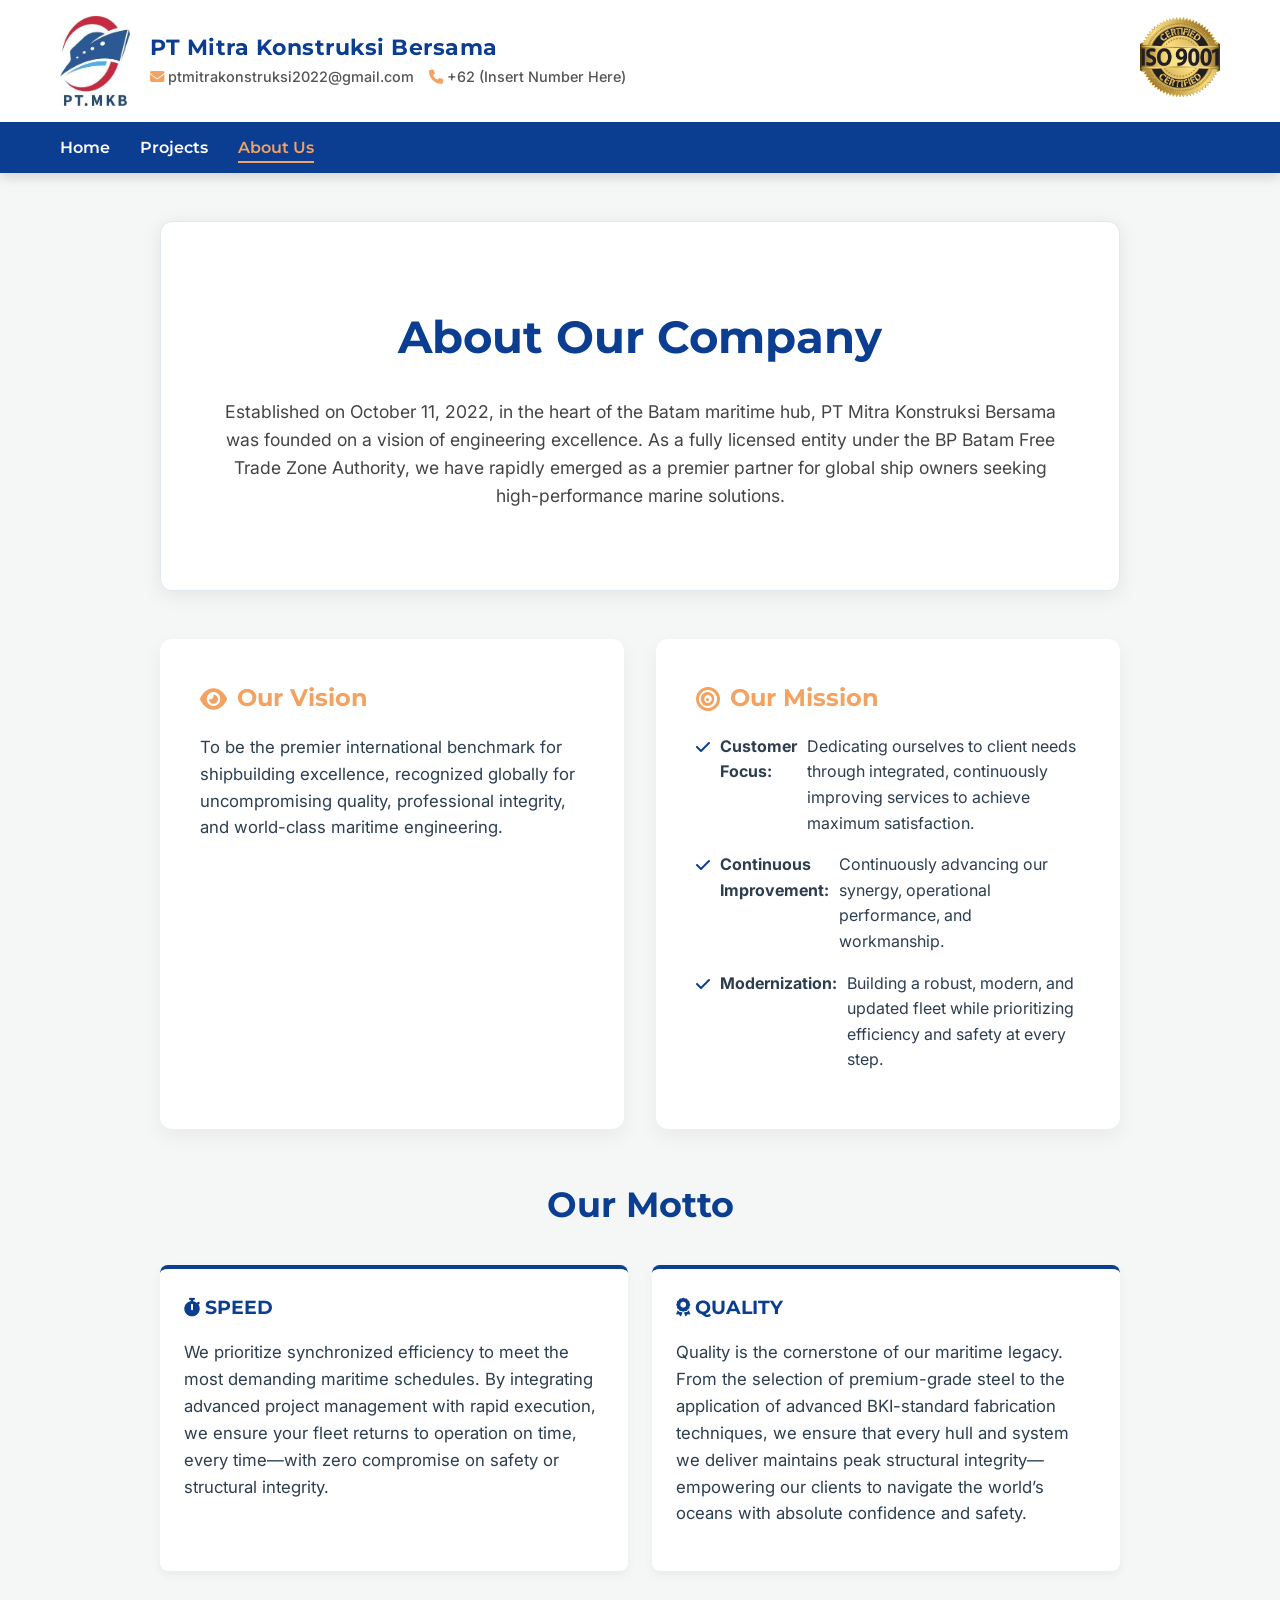
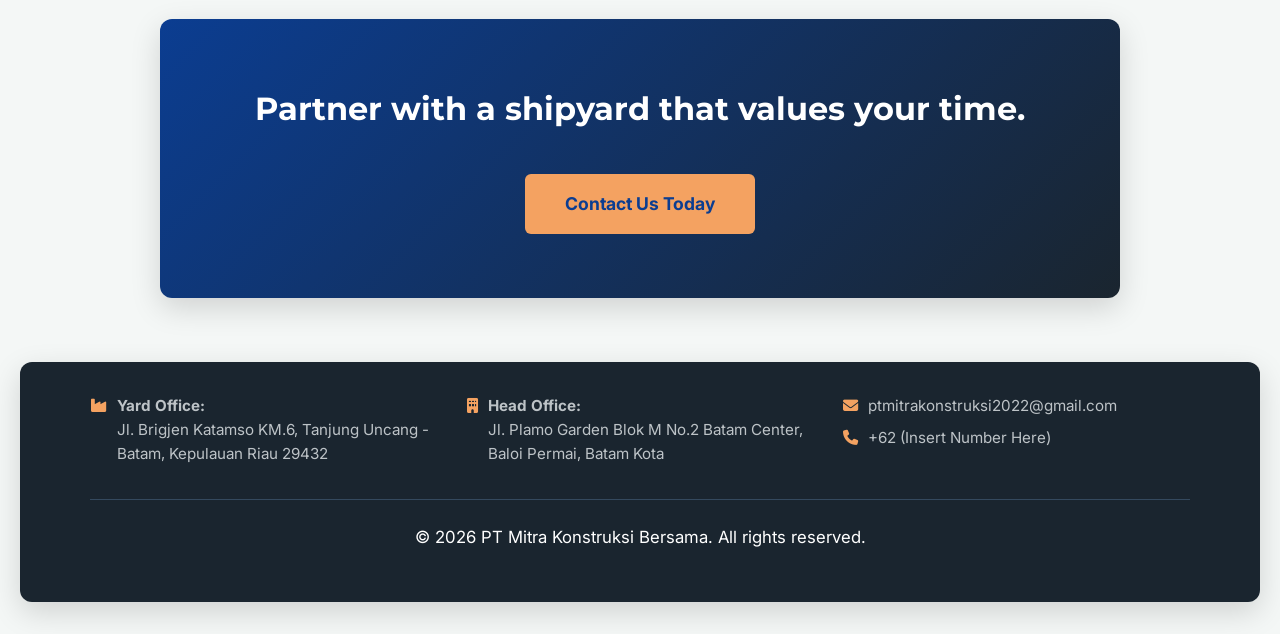
<file: about.html>
<!DOCTYPE html>
<html lang="en">
<head>
    <meta charset="UTF-8">
    <meta name="viewport" content="width=device-width, initial-scale=1.0">
    <title>About Us | PT. MKB</title>
    <meta name="description" content="Learn about PT. MKB's vision, mission, and our motto of Speed and Quality in the Batam shipbuilding industry.">
    <link rel="icon" href="MKB.png" type="image/png">
    <link rel="stylesheet" href="https://cdnjs.cloudflare.com/ajax/libs/font-awesome/6.4.0/css/all.min.css">
    <link rel="stylesheet" href="style.css">
</head>
<body>
    <header>
        <div class="top-bar">
            <div class="header-brand">
                <img src="MKB.png" alt="PT. MKB Logo" class="header-logo">
                <div class="header-text">
                    <span class="header-title">PT Mitra Konstruksi Bersama</span>
                    <span class="header-contact">
                        <span><i class="fa-solid fa-envelope"></i> ptmitrakonstruksi2022@gmail.com</span>
                        <span><i class="fa-solid fa-phone"></i> +62 (Insert Number Here)</span>
                    </span>
                </div>
            </div>
            
            <div class="header-cert">
                <img src="iso9001.jpeg" alt="ISO 9001 Certified" class="iso-logo">
            </div>
        </div>

        <nav class="main-nav" aria-label="Main Navigation">
            <div class="nav-container">
                <ul class="nav-links">
                    <li><a href="/">Home</a></li>
                    <li><a href="/projects">Projects</a></li>
                    <li><a href="/about" class="active">About Us</a></li>
                </ul>
            </div>
        </nav>
    </header>

    <main>
        <div class="hero hidden" style="background-image: linear-gradient(rgba(11, 61, 145, 0.85), rgba(26, 37, 47, 0.85)), url('https://picsum.photos/seed/welder/1200/600');">
            <h1>About Our Company</h1>
            <p>Established on October 11, 2022, in the heart of the Batam maritime hub, PT Mitra Konstruksi Bersama was founded on a vision of engineering excellence. As a fully licensed entity under the BP Batam Free Trade Zone Authority, we have rapidly emerged as a premier partner for global ship owners seeking high-performance marine solutions.</p>
        </div>

        <section class="hidden">
            <div class="vision-mission-wrapper">
                <div class="vm-card">
                    <h2><i class="fa-solid fa-eye"></i> Our Vision</h2>
                    <p>To be the premier international benchmark for shipbuilding excellence, recognized globally for uncompromising quality, professional integrity, and world-class maritime engineering.</p>
                </div>
                <div class="vm-card delay-1">
                    <h2><i class="fa-solid fa-bullseye"></i> Our Mission</h2>
                    <ul class="vm-list">
                        <li><i class="fa-solid fa-check"></i> <strong>Customer Focus:</strong> Dedicating ourselves to client needs through integrated, continuously improving services to achieve maximum satisfaction.</li>
                        <li><i class="fa-solid fa-check"></i> <strong>Continuous Improvement:</strong> Continuously advancing our synergy, operational performance, and workmanship.</li>
                        <li><i class="fa-solid fa-check"></i> <strong>Modernization:</strong> Building a robust, modern, and updated fleet while prioritizing efficiency and safety at every step.</li>
                    </ul>
                </div>
            </div>
        </section>

        <section class="hidden delay-1">
            <h2 style="text-align: center; font-size: 2.2rem; margin-bottom: 2rem;">Our Motto</h2>
            <div class="cap-grid">
                <div class="cap-card">
                    <h3><i class="fa-solid fa-stopwatch"></i> SPEED</h3>
                    <p>We prioritize synchronized efficiency to meet the most demanding maritime schedules. By integrating advanced project management with rapid execution, we ensure your fleet returns to operation on time, every time—with zero compromise on safety or structural integrity.</p>
                </div>
                <div class="cap-card delay-1">
                    <h3><i class="fa-solid fa-award"></i> QUALITY</h3>
                    <p>Quality is the cornerstone of our maritime legacy. From the selection of premium-grade steel to the application of advanced BKI-standard fabrication techniques, we ensure that every hull and system we deliver maintains peak structural integrity—empowering our clients to navigate the world’s oceans with absolute confidence and safety.</p>
                </div>
            </div>
        </section>

        <div class="cta-banner hidden">
            <h2>Partner with a shipyard that values your time.</h2>
            <a href="index.html#contact" class="cta-button">Contact Us Today</a>
        </div>
    </main>

    <footer>
        <div class="contact-info">
            <div>
                <p><i class="fa-solid fa-industry"></i> <span><strong>Yard Office:</strong><br>Jl. Brigjen Katamso KM.6, Tanjung Uncang - Batam, Kepulauan Riau 29432</span></p>
            </div>
            
            <div>
                <p><i class="fa-solid fa-building"></i> <span><strong>Head Office:</strong><br>Jl. Plamo Garden Blok M No.2 Batam Center, Baloi Permai, Batam Kota</span></p>
            </div>
            
            <div>
                <p><i class="fa-solid fa-envelope"></i> <span>ptmitrakonstruksi2022@gmail.com</span></p>
                <p><i class="fa-solid fa-phone"></i> <span>+62 (Insert Number Here)</span></p>
            </div>
        </div>
        <p>© 2026 PT Mitra Konstruksi Bersama. All rights reserved.</p>
    </footer>

    <script>
        const observer = new IntersectionObserver((entries) => {
            entries.forEach((entry) => { if (entry.isIntersecting) { entry.target.classList.add('show'); } });
        });
        document.querySelectorAll('.hidden').forEach((el) => observer.observe(el));
    </script>
</body>
</html>
</file>
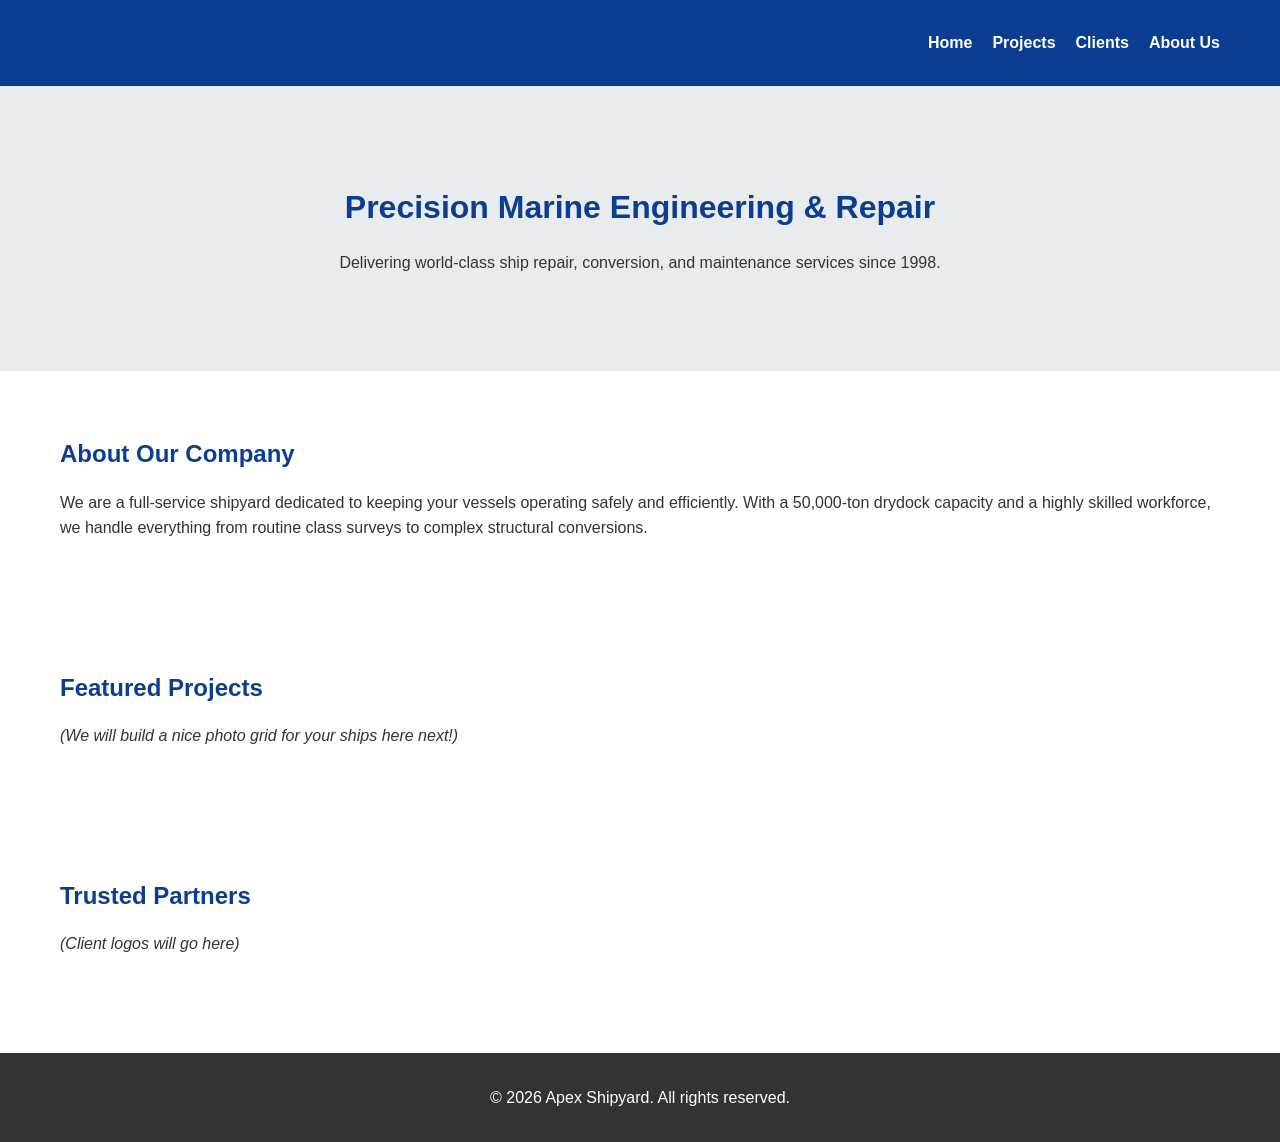
<file: FrontPage.html>
<!DOCTYPE html>
<html lang="en">
<head>
    <meta charset="UTF-8">
    <meta name="viewport" content="width=device-width, initial-scale=1.0">
    <title>Apex Shipyard & Marine Services</title>
    <style>
        /* CSS RESET: Clears default browser margins */
        * {
            margin: 0;
            padding: 0;
            box-sizing: border-box;
            font-family: 'Segoe UI', Tahoma, Geneva, Verdana, sans-serif;
        }

        /* BASIC STYLING */
        body {
            line-height: 1.6;
            color: #333;
        }

        header {
            background-color: #0b3d91; /* Deep marine blue */
            color: white;
            padding: 1rem 0;
        }

        /* FLEXBOX IN ACTION: Puts logo and nav side-by-side */
        .nav-container {
            display: flex;
            justify-content: space-between;
            align-items: center;
            max-width: 1200px;
            margin: auto;
            padding: 0 20px;
        }

        .nav-links {
            list-style: none;
            display: flex;
            gap: 20px;
        }

        .nav-links a {
            color: white;
            text-decoration: none;
            font-weight: bold;
        }

        .nav-links a:hover {
            color: #f4a261; /* Industrial orange accent */
        }

        section {
            padding: 4rem 20px;
            max-width: 1200px;
            margin: auto;
        }

        h1, h2 {
            margin-bottom: 1rem;
            color: #0b3d91;
        }

        .hero {
            background-color: #e9ecef;
            text-align: center;
            padding: 6rem 20px;
        }

        footer {
            background-color: #333;
            color: white;
            text-align: center;
            padding: 2rem 0;
            margin-top: 2rem;
        }
    </style>
</head>
<body>

    <header>
        <div class="nav-container">
            <h2>Apex Shipyard</h2>
            <ul class="nav-links">
                <li><a href="#home">Home</a></li>
                <li><a href="#projects">Projects</a></li>
                <li><a href="#clients">Clients</a></li>
                <li><a href="#about">About Us</a></li>
            </ul>
        </div>
    </header>

    <main>
        <div class="hero" id="home">
            <h1>Precision Marine Engineering & Repair</h1>
            <p>Delivering world-class ship repair, conversion, and maintenance services since 1998.</p>
        </div>

        <section id="about">
            <h2>About Our Company</h2>
            <p>We are a full-service shipyard dedicated to keeping your vessels operating safely and efficiently. With a 50,000-ton drydock capacity and a highly skilled workforce, we handle everything from routine class surveys to complex structural conversions.</p>
        </section>

        <section id="projects">
            <h2>Featured Projects</h2>
            <p><em>(We will build a nice photo grid for your ships here next!)</em></p>
        </section>
        
        <section id="clients">
            <h2>Trusted Partners</h2>
            <p><em>(Client logos will go here)</em></p>
        </section>
    </main>

    <footer>
        <p>&copy; 2026 Apex Shipyard. All rights reserved.</p>
    </footer>

</body>
</html>
</file>
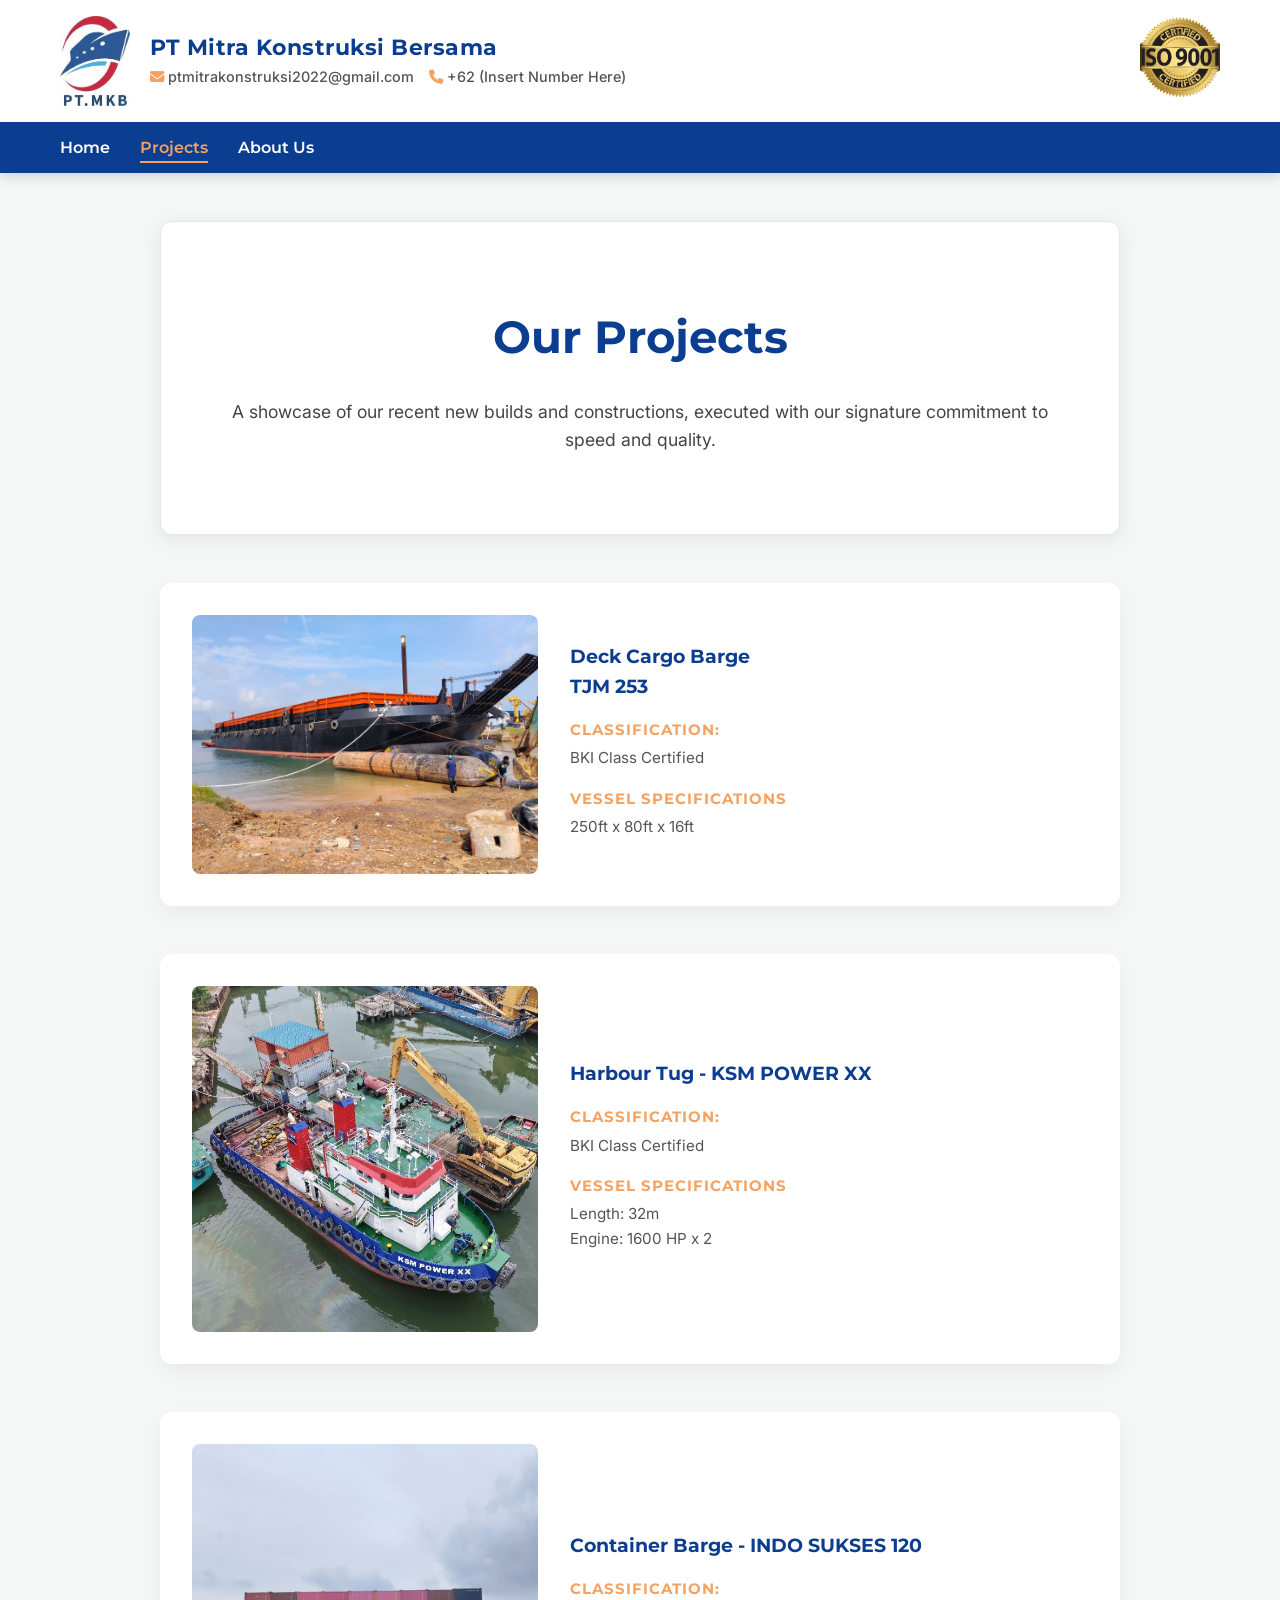
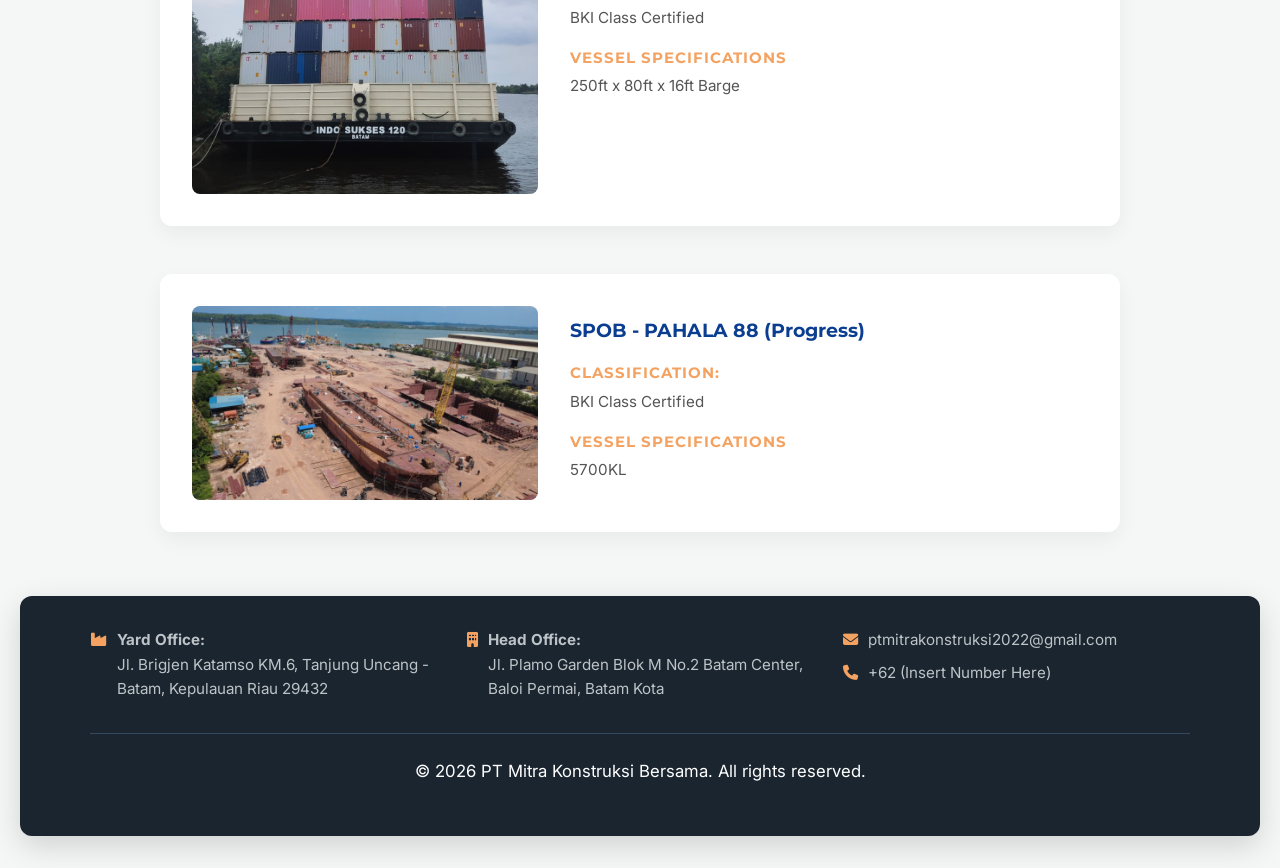
<file: projects.html>
<!DOCTYPE html>
<html lang="en">
<head>
    <meta charset="UTF-8">
    <meta name="viewport" content="width=device-width, initial-scale=1.0">
    <title>Projects | PT. MKB</title>
    <meta name="description" content="View PT Mitra Konstruksi Bersama's recent shipbuilding projects, including BKI Class Barges, SPOBs, and Tugboats.">
    <link rel="icon" href="MKB.png" type="image/png">
    <link rel="stylesheet" href="https://cdnjs.cloudflare.com/ajax/libs/font-awesome/6.4.0/css/all.min.css">
    <link rel="stylesheet" href="style.css">
</head>
<body>
    <header>
        <div class="top-bar">
            <div class="header-brand">
                <img src="MKB.png" alt="PT. MKB Logo" class="header-logo">
                <div class="header-text">
                    <span class="header-title">PT Mitra Konstruksi Bersama</span>
                    <span class="header-contact">
                        <span><i class="fa-solid fa-envelope"></i> ptmitrakonstruksi2022@gmail.com</span>
                        <span><i class="fa-solid fa-phone"></i> +62 (Insert Number Here)</span>
                    </span>
                </div>
            </div>
            
            <div class="header-cert">
                <img src="iso9001.jpeg" alt="ISO 9001 Certified" class="iso-logo">
            </div>
        </div>

        <nav class="main-nav" aria-label="Main Navigation">
            <div class="nav-container">
                <ul class="nav-links">
                    <li><a href="/">Home</a></li>
                    <li><a href="/projects" class="active">Projects</a></li>
                    <li><a href="/about">About Us</a></li>
                </ul>
            </div>
        </nav>
    </header>

    <main>
        <div class="hero hidden" style="background-image: linear-gradient(rgba(11, 61, 145, 0.85), rgba(26, 37, 47, 0.85)), url('https://picsum.photos/seed/crane/1200/600');">
            <h1>Our Projects</h1>
            <p>A showcase of our recent new builds and constructions, executed with our signature commitment to speed and quality.</p>
        </div>

        <article class="case-study-card hidden">
            <img src="TJM 253 Launching.jpg" alt="FORTUNA 2301 Barge Construction" loading="lazy">
            <div class="case-content">
                <h3>Deck Cargo Barge<br>TJM 253</h3>
                <h4>Classification:</h4>
                <p>BKI Class Certified</p>
                <h4>Vessel Specifications</h4>
                <p>250ft x 80ft x 16ft</p>
            </div>
        </article>

        <article class="case-study-card hidden delay-1">
            <img src="KSM POWER XX.JPG" alt="KSM POWER XX" loading="lazy">
            <div class="case-content">
                <h3>Harbour Tug - KSM POWER XX</h3>
                <h4>Classification:</h4>
                <p>BKI Class Certified</p>
                <h4>Vessel Specifications</h4>
                <p>Length: 32m <br>Engine: 1600 HP x 2 </p>
            </div>
        </article>

        <article class="case-study-card hidden">
            <img src="indo sukses 120 loading.jpg" alt="INDO SUKSES 120 Loading" loading = "lazy">
            <div class="case-content">
                <h3>Container Barge - INDO SUKSES 120</h3>
                <h4>Classification:</h4>
                <p>BKI Class Certified</p>
                <h4>Vessel Specifications</h4>
                <p>250ft x 80ft x 16ft Barge</p>
            </div>
        </article>

        <article class="case-study-card hidden delay-1">
            <img src="SPOB Progress.JPG" alt="SPOB" loading="lazy">
            <div class="case-content">
                <h3>SPOB - PAHALA 88 (Progress)</h3>
                <h4>Classification:</h4>
                <p>BKI Class Certified</p>
                <h4>Vessel Specifications</h4>
                <p>5700KL</p>
            </div>
        </article>

    </main>

    <footer>
        <div class="contact-info">
            <div>
                <p><i class="fa-solid fa-industry"></i> <span><strong>Yard Office:</strong><br>Jl. Brigjen Katamso KM.6, Tanjung Uncang - Batam, Kepulauan Riau 29432</span></p>
            </div>
            
            <div>
                <p><i class="fa-solid fa-building"></i> <span><strong>Head Office:</strong><br>Jl. Plamo Garden Blok M No.2 Batam Center, Baloi Permai, Batam Kota</span></p>
            </div>
            
            <div>
                <p><i class="fa-solid fa-envelope"></i> <span>ptmitrakonstruksi2022@gmail.com</span></p>
                <p><i class="fa-solid fa-phone"></i> <span>+62 (Insert Number Here)</span></p>
            </div>
        </div>
        <p>© 2026 PT Mitra Konstruksi Bersama. All rights reserved.</p>
    </footer>

    <script>
        const observer = new IntersectionObserver((entries) => {
            entries.forEach((entry) => { if (entry.isIntersecting) { entry.target.classList.add('show'); } });
        });
        document.querySelectorAll('.hidden').forEach((el) => observer.observe(el));
    </script>
</body>
</html>
</file>
<file: style.css>
/* =========================================
   1. GLOBAL STYLES, TYPOGRAPHY & ACCESSIBILITY
   ========================================= */
@import url('https://fonts.googleapis.com/css2?family=Inter:wght@400;500&family=Montserrat:wght@600;700&display=swap');

* { margin: 0; padding: 0; box-sizing: border-box; }
body { font-family: 'Inter', sans-serif; line-height: 1.6; color: #2c3e50; background-color: #f4f7f6; overflow-x: hidden; }
h1, h2, h3, h4 { font-family: 'Montserrat', sans-serif; color: #0b3d91; margin-bottom: 1rem; }
p { margin-bottom: 1.2rem; font-size: 1.05rem; }
*:focus-visible { outline: 3px solid #f4a261; outline-offset: 3px; }

/* =========================================
   2. SCROLL ANIMATIONS & NAVIGATION
   ========================================= */

   /* =========================================
   2. SCROLL ANIMATIONS & SPLIT HEADER
   ========================================= */
.hidden { opacity: 0; transform: translateY(30px); transition: all 0.8s ease-out; }
.show { opacity: 1; transform: translateY(0); }
.delay-1 { transition-delay: 0.1s; }
.delay-2 { transition-delay: 0.2s; }

/* The main header wrapper */
header { 
    background-color: white; /* Top branding bar is now white */
    box-shadow: 0 4px 12px rgba(0,0,0,0.15); 
    position: sticky; 
    top: 0; 
    z-index: 100; 
}

/* Top Branding Bar Layout */
.top-bar { 
    display: flex; 
    justify-content: space-between; 
    align-items: center; 
    max-width: 1200px; 
    margin: auto; 
    padding: 1rem 20px; 
}

.header-brand { display: flex; align-items: center; gap: 20px; }
.header-logo { height: 90px; width: auto; } /* Enlarged logo */
.header-text { display: flex; flex-direction: column; }
.header-title { font-family: 'Montserrat', sans-serif; font-weight: 700; font-size: 1.4rem; color: #0b3d91; line-height: 1.2; letter-spacing: 0.5px; } /* Changed text to dark blue to contrast with white */
.header-contact { font-size: 0.9rem; color: #555; margin-top: 5px; display: flex; gap: 15px; align-items: center; font-weight: 500;}
.header-contact i { color: #f4a261; }

.header-cert img { height: 80px; width: auto; object-fit: contain; } /* Sizes the ISO badge */

/* Bottom Navigation Bar Layout */
.main-nav { 
    background-color: #0b3d91; /* Keeps the deep blue for navigation */
    padding: 0.8rem 0; 
}
.nav-container { 
    max-width: 1200px; 
    margin: auto; 
    padding: 0 20px; 
    display: flex; 
    justify-content: flex-start; /* Left Aligned */
}
.nav-links { list-style: none; display: flex; gap: 30px; }
.nav-links a { color: white; text-decoration: none; font-weight: 600; font-family: 'Montserrat', sans-serif; transition: color 0.3s ease; }
.nav-links a:hover { color: #f4a261; }
.nav-links a.active { color: #f4a261; border-bottom: 2px solid #f4a261; padding-bottom: 4px; }

/* Mobile Adjustments (Inline Row: Logo - Text - ISO) */
@media (max-width: 850px) {
    .top-bar { 
        display: grid; 
        grid-template-columns: auto 1fr auto; /* Creates Left, Middle, Right columns */
        gap: 8px; 
        padding: 0.8rem 10px; /* Tighter padding to maximize screen width */
        align-items: center;
    }
    
    .header-brand { 
        display: contents; /* Unboxes elements to sit directly in the grid */
    }
    
    .header-logo { 
        grid-column: 1; 
        height: 40px; /* Scaled down slightly to fit the row */
        width: auto;
    }
    
    .header-text { 
        grid-column: 2; 
        text-align: center; 
        display: flex;
        flex-direction: column;
    }
    
    .header-title { 
        font-size: 0.9rem; /* Scaled down to prevent text wrapping awkwardly */
        line-height: 1.1;
    }
    
    .header-contact { 
        flex-direction: column; /* Stacks email and phone to save horizontal space */
        gap: 2px; 
        font-size: 0.7rem; 
        margin-top: 4px;
        font-weight: 500;
    }
    
    .header-cert { 
        grid-column: 3; 
    }
    
    .header-cert img { 
        height: 40px; /* Matches the logo height */
        margin-top: 0; 
    }
    
    /* Navigation Bar */
    .main-nav { padding: 0.6rem 0; }
    .nav-container { justify-content: center; } 
    .nav-links { gap: 15px; font-size: 0.9rem; }
}

/* =========================================
   3. HERO, METRICS & CTA
   ========================================= */
main { max-width: 1000px; margin: 3rem auto; padding: 0 20px; }

.video-hero { position: relative; overflow: hidden; padding: 8rem 3rem; text-align: center; border-radius: 12px; margin-bottom: 3rem; box-shadow: 0 10px 30px rgba(0,0,0,0.15); display: flex; flex-direction: column; justify-content: center; align-items: center; min-height: 60vh; }
.video-bg { position: absolute; top: 0; left: 0; width: 100%; height: 100%; object-fit: cover; z-index: -2; }
.video-overlay { position: absolute; top: 0; left: 0; width: 100%; height: 100%; background: linear-gradient(rgba(11, 61, 145, 0.7), rgba(26, 37, 47, 0.8)); z-index: -1; }
.video-hero h1, .video-hero p { position: relative; z-index: 1; color: white; text-shadow: 0 2px 6px rgba(0,0,0,0.6); }
.video-hero h1 { font-size: 3rem; }

/* UPDATED: Wide White Hero Headers */
.hero { 
    background-color: white !important; /* Forces background to white */
    background-image: none !important; /* Removes the previous dark image overlays */
    color: #2c3e50; /* Sets paragraph text to dark gray/black */
    padding: 5rem 3rem; 
    
    /* NEW: Margin of 40px from the screen borders */
    margin: 0 0px 3rem 0px; 
    
    border-radius: 12px; 
    box-shadow: 0 4px 20px rgba(0,0,0,0.08); 
    border: 1px solid #e1e8ed; /* Subtle border for definition */
    text-align: center; 
    max-width: none; /* Allows it to ignore the 1000px main container limit */
}

.hero h1 { 
    color: #0b3d91 !important; /* Keeping headers in your corporate blue */
    font-size: 2.8rem; 
    text-shadow: none; /* Removes shadow for a cleaner look */
    margin-bottom: 1.5rem;
}

.hero p { 
    color: #444; 
    text-shadow: none; 
    max-width: 850px; 
    margin: 0 auto; 
    font-size: 1.1rem;
}

.cert-bar { display: flex; justify-content: center; gap: 2rem; background: white; padding: 1.5rem; border-radius: 8px; margin-bottom: 3rem; flex-wrap: wrap; box-shadow: 0 4px 10px rgba(0,0,0,0.05); }
.cert-item { font-weight: bold; color: #555; display: flex; align-items: center; gap: 8px; }
.cert-item i { color: #0b3d91; font-size: 1.2rem; }

/* NEW: Construction Lifecycle (Process) Section */
.process-section { margin-bottom: 4rem; margin-top: 1rem; }
.process-section h2 { text-align: center; font-size: 2.2rem; }
.process-section > p { text-align: center; max-width: 700px; margin: 0 auto 3rem auto; color: #555; }

.process-grid { display: grid; grid-template-columns: repeat(auto-fit, minmax(220px, 1fr)); gap: 1.5rem; }
.process-card { background: white; border-radius: 12px; overflow: hidden; box-shadow: 0 8px 20px rgba(0,0,0,0.05); transition: transform 0.3s ease; position: relative; }
.process-card:hover { transform: translateY(-8px); box-shadow: 0 15px 30px rgba(0,0,0,0.12); }
.process-img { width: 100%; height: 180px; object-fit: cover; display: block; }

.step-badge { position: absolute; top: 15px; left: 15px; background: #f4a261; color: #0b3d91; font-family: 'Montserrat', sans-serif; font-weight: bold; width: 40px; height: 40px; display: flex; align-items: center; justify-content: center; border-radius: 50%; box-shadow: 0 4px 10px rgba(0,0,0,0.2); font-size: 1.2rem; z-index: 10; }

.process-content { padding: 1.5rem; border-top: 3px solid #0b3d91; }
.process-content h3 { font-size: 1.1rem; margin-bottom: 0.5rem; }
.process-content p { font-size: 0.95rem; color: #555; margin-bottom: 0; line-height: 1.5; }

.cta-banner { background: linear-gradient(135deg, #0b3d91, #1a252f); color: white; padding: 4rem 20px; text-align: center; border-radius: 12px; margin-bottom: 3rem; box-shadow: 0 10px 30px rgba(0,0,0,0.15); }
.cta-banner h2 { color: white; font-size: 2rem; }
.cta-button { display: inline-block; margin-top: 1.5rem; padding: 1rem 2.5rem; background: #f4a261; color: #0b3d91; text-decoration: none; font-weight: bold; border-radius: 6px; transition: 0.3s; font-size: 1.1rem; }
.cta-button:hover { background: white; transform: translateY(-3px); box-shadow: 0 5px 15px rgba(0,0,0,0.2); }

/* =========================================
   4. SECTIONS: CLIENTS, VISION, CASE STUDIES
   ========================================= */
/* NEW: Multi-column client list for your extensive portfolio */
.client-grid { display: grid; grid-template-columns: repeat(auto-fit, minmax(280px, 1fr)); gap: 1rem; margin-top: 1.5rem; margin-bottom: 3rem; }
.client-item { background: white; padding: 1rem 1.5rem; border-radius: 6px; font-weight: 500; box-shadow: 0 2px 5px rgba(0,0,0,0.05); display: flex; align-items: center; gap: 10px; border-left: 4px solid #f4a261; }

/* NEW: Vision & Mission Layout */
.vision-mission-wrapper { display: grid; grid-template-columns: 1fr; gap: 2rem; margin-bottom: 3rem; }
@media(min-width: 768px) { .vision-mission-wrapper { grid-template-columns: 1fr 1fr; } }
.vm-card { background: white; padding: 2.5rem; border-radius: 12px; box-shadow: 0 8px 20px rgba(0,0,0,0.05); }
.vm-card h2 { display: flex; align-items: center; gap: 10px; color: #f4a261; }
.vm-list { list-style: none; }
.vm-list li { margin-bottom: 1rem; display: flex; align-items: flex-start; gap: 10px; }
.vm-list i { color: #0b3d91; margin-top: 5px; }

.case-study-card { display: grid; grid-template-columns: 1fr; gap: 2rem; background: white; padding: 2rem; margin-bottom: 3rem; border-radius: 12px; box-shadow: 0 8px 20px rgba(0,0,0,0.05); transition: transform 0.3s ease; }
@media(min-width: 768px) { .case-study-card { grid-template-columns: 1fr 1.5fr; align-items: center; } }
.case-study-card:hover { transform: translateY(-5px); box-shadow: 0 15px 30px rgba(0,0,0,0.12); }
.case-study-card img { width: 100%; height: 100%; object-fit: cover; border-radius: 8px; max-height: 350px; }
.case-content h4 { color: #f4a261; font-size: 0.95rem; text-transform: uppercase; letter-spacing: 1px; margin-top: 1rem; margin-bottom: 0.25rem; }
.case-content p { font-size: 0.95rem; margin-bottom: 0.5rem; color: #555; }

.cap-grid { display: grid; grid-template-columns: repeat(auto-fit, minmax(250px, 1fr)); gap: 1.5rem; margin-bottom: 3rem; }
.cap-card { background: white; padding: 1.5rem; border-radius: 8px; box-shadow: 0 4px 10px rgba(0,0,0,0.05); border-top: 4px solid #0b3d91; }

.contact-wrapper { display: grid; grid-template-columns: 1fr 1fr; gap: 2rem; background: white; padding: 2rem; border-radius: 12px; box-shadow: 0 8px 20px rgba(0,0,0,0.05); margin-bottom: 3rem; }
.contact-form { display: flex; flex-direction: column; gap: 1rem; }
.contact-form input, .contact-form textarea { padding: 0.8rem; border: 1px solid #ccc; border-radius: 4px; font-family: inherit; }
.contact-form button { padding: 0.8rem; background: #0b3d91; color: white; border: none; border-radius: 4px; font-weight: bold; cursor: pointer; transition: 0.3s; }
.contact-form button:hover { background: #f4a261; color: #0b3d91; }
.map-container iframe { width: 100%; height: 100%; min-height: 250px; border-radius: 8px; border: none; }

/* =========================================
   5. FOOTER, WHATSAPP & COOKIE BANNER
   ========================================= */
footer { text-align: center; padding: 2rem 20px; margin: 4rem 20px 2rem 20px; border-radius: 12px; box-shadow: 0 10px 30px rgba(0,0,0,0.15); background-color: #1a252f; color: white; }
.contact-info { 
    margin-bottom: 1.5rem; 
    padding-bottom: 1.5rem; 
    border-bottom: 1px solid #34495e; 
    max-width: 1100px; /* Widened to comfortably fit all 3 columns */
    margin: 0 auto 1.5rem auto; 
    display: flex; 
    flex-wrap: wrap; 
    justify-content: center; 
    gap: 30px; /* Gives nice spacing between the columns */
}

.contact-info div { 
    text-align: left; 
    flex: 1; /* Tells columns to take up equal space */
    min-width: 250px; /* Prevents columns from getting too squished on smaller screens */
}

.contact-info p { 
    margin-bottom: 0.5rem; 
    font-size: 0.95rem; 
    color: #bdc3c7; 
    display: flex; 
    align-items: flex-start; 
    gap: 10px; 
}
.contact-info i { color: #f4a261; margin-top: 4px; }

.whatsapp-btn { position: fixed; bottom: 25px; right: 25px; background-color: #25d366; color: white; border-radius: 50%; width: 60px; height: 60px; display: flex; justify-content: center; align-items: center; font-size: 2rem; box-shadow: 0 5px 15px rgba(0,0,0,0.2); z-index: 1000; transition: transform 0.3s ease; text-decoration: none; }
.whatsapp-btn:hover { transform: scale(1.1); color: white; }

.cookie-banner { position: fixed; bottom: 0; left: 0; width: 100%; background: #1a252f; color: white; padding: 1rem 20px; display: flex; justify-content: center; align-items: center; gap: 20px; z-index: 1001; font-size: 0.9rem; transform: translateY(100%); transition: transform 0.5s ease-in-out; border-top: 2px solid #0b3d91; }
.cookie-banner.show-banner { transform: translateY(0); }
.cookie-btn { background: #f4a261; color: #0b3d91; border: none; padding: 0.5rem 1.5rem; border-radius: 4px; font-weight: bold; cursor: pointer; transition: 0.3s; }

@media (max-width: 768px) {
    .nav-container { flex-direction: column; gap: 1rem; }
    .nav-links { flex-wrap: wrap; justify-content: center; gap: 15px; }
    .contact-wrapper { grid-template-columns: 1fr; }
    .video-hero h1 { font-size: 2.2rem; }
    .cookie-banner { flex-direction: column; text-align: center; gap: 10px; padding: 1.5rem 20px; }
}
</file>
